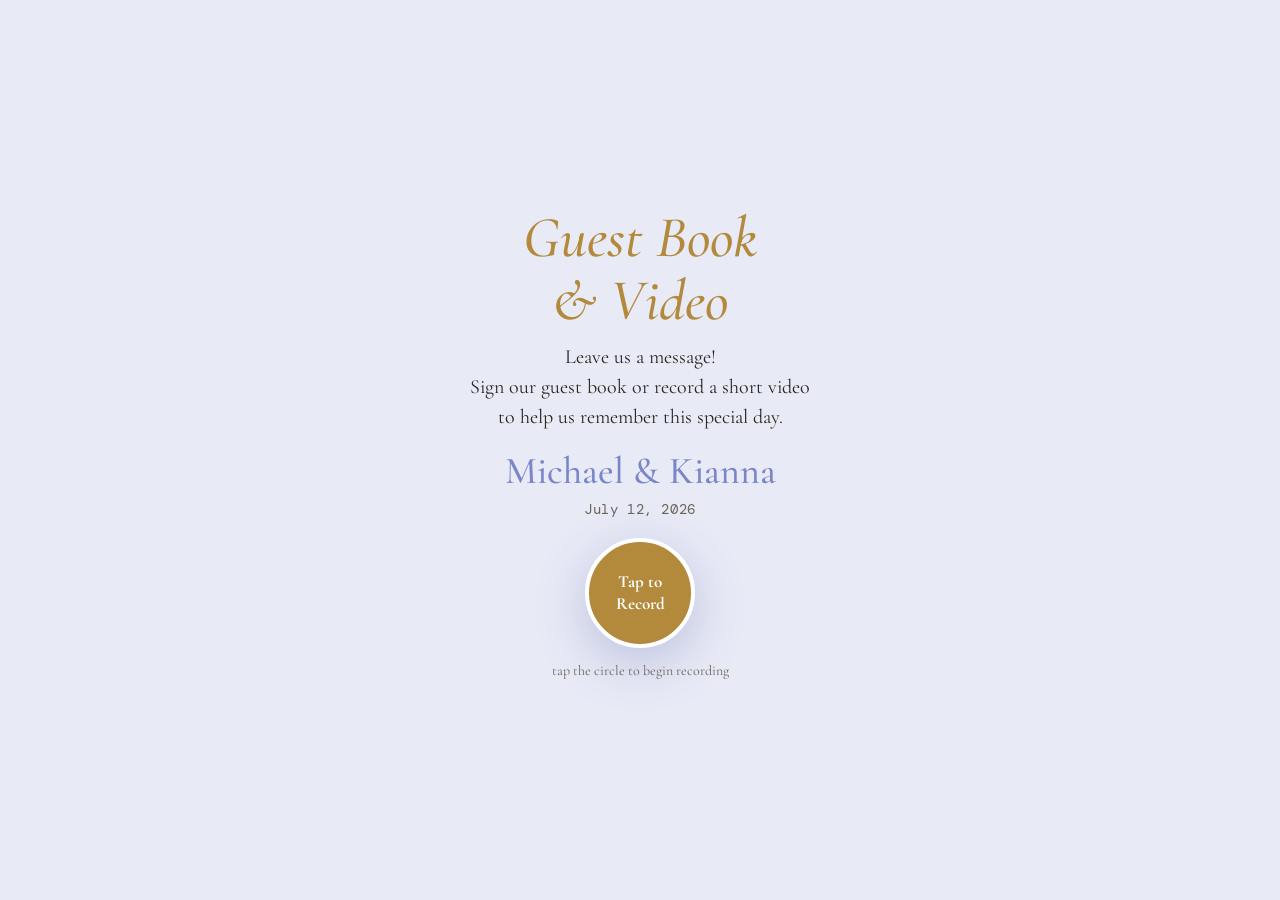
<file: index.html>
<!DOCTYPE html>
<html lang="en">
<head>
<meta charset="UTF-8">
<meta name="viewport" content="width=device-width, initial-scale=1.0, maximum-scale=1.0, user-scalable=no, viewport-fit=cover">
<title>Guest Book &amp; Video</title>
<style>
  @import url('https://fonts.googleapis.com/css2?family=Cormorant+Garamond:ital,wght@0,400;0,500;0,600;0,700;1,400;1,500;1,600&family=DM+Mono:wght@400;500&display=swap');

  :root{
    --peri:#a7b3e0;--peri-dark:#7b86c8;--peri-bg:#e8eaf6;--card:#ffffff;
    --gold:#b3893c;--gold-lt:#d4b06a;
    --ink:#2a2620;--ink-soft:#6b6459;
    --pf:#c2cfef;--pl:#dce3f8;--pd:#8a9ed6;
    --ctr:#dac582;--ctr-d:#b5a064;
    --stm:#8a9a74;--lf:#95a57e;--lf-d:#6e7f5a;
    --red:#b23b3b;
    --font-d:'Cormorant Garamond',Georgia,serif;
    --font-m:'DM Mono',ui-monospace,monospace;
    --shadow:0 4px 24px rgba(123,134,200,.20);
    --shadow-lg:0 14px 50px rgba(80,90,160,.28);
  }

  *{box-sizing:border-box;-webkit-tap-highlight-color:transparent}
  html,body{height:100%;margin:0;overflow:hidden;background:var(--peri-bg);font-family:var(--font-d);color:var(--ink);user-select:none;-webkit-user-select:none}

  #app{position:fixed;inset:0}
  .screen{position:absolute;inset:0;display:flex;flex-direction:column;align-items:center;justify-content:center;transition:opacity .4s ease}
  .screen.hidden{opacity:0;pointer-events:none}

  /* ====== DRIFTING PETALS ====== */
  .drift{position:absolute;pointer-events:none;z-index:2;opacity:0;animation:fl linear infinite}
  @keyframes fl{0%{transform:translate(0,0) rotate(0);opacity:0}10%{opacity:.5}85%{opacity:.3}100%{transform:translate(25px,-380px) rotate(180deg);opacity:0}}

  /* ====== IDLE ====== */
  .idle{background:transparent;text-align:center;padding:0 30px}
  .z2{position:relative;z-index:3;display:flex;flex-direction:column;align-items:center;text-align:center;width:100%}
  .headline{font-family:var(--font-d);font-weight:500;font-style:italic;font-size:clamp(28px,5.5vw,58px);line-height:1.08;color:var(--gold);margin:0 0 10px}
  .tagline{color:var(--ink);font-size:clamp(15px,2.2vw,20px);line-height:1.5;margin:0 auto 16px;max-width:440px;text-align:center}
  .names{font-family:var(--font-d);font-weight:500;font-size:clamp(22px,3.8vw,38px);color:var(--peri-dark);margin:0}
  .date-line{font-family:var(--font-m);color:var(--ink-soft);font-size:14px;letter-spacing:.04em;margin:6px 0 20px}
  .tap-target{width:110px;height:110px;border-radius:50%;background:var(--gold);border:4px solid var(--card);color:var(--card);font-family:var(--font-d);font-weight:700;font-size:17px;display:flex;align-items:center;justify-content:center;text-align:center;line-height:1.3;cursor:pointer;box-shadow:var(--shadow-lg);animation:glow 3s ease-in-out infinite;margin:0 auto}
  .hint{margin-top:14px;color:var(--ink-soft);font-size:14px;position:relative;z-index:3}

  /* ====== RECORD ====== */
  .record{padding:0;background:var(--ink)}
  .prompt-bar{position:absolute;top:0;left:0;right:0;z-index:5;padding:24px 24px 48px;text-align:center;background:linear-gradient(to bottom,var(--peri-dark),rgba(123,134,200,0))}
  .prompt-bar p{font-family:var(--font-d);font-weight:500;font-style:italic;font-size:clamp(21px,3.2vw,30px);color:var(--card);margin:0;text-shadow:0 2px 10px rgba(0,0,0,.25)}
  video#preview{width:100%;height:100%;object-fit:cover}
  .hud{position:absolute;bottom:0;left:0;right:0;z-index:5;padding:30px 22px 44px;display:flex;flex-direction:column;align-items:center;gap:18px;background:linear-gradient(to top,rgba(20,18,14,.88),transparent)}
  .rec-indicator{display:flex;align-items:center;gap:10px;background:rgba(255,255,255,.92);color:var(--ink);padding:7px 16px;border-radius:20px;font-size:15px;font-weight:600;box-shadow:var(--shadow)}
  .rec-indicator .dot{width:10px;height:10px;border-radius:50%;background:var(--red);animation:blink 1s infinite}
  @keyframes blink{0%,100%{opacity:1}50%{opacity:.25}}
  .rec-toggle{width:80px;height:80px;border-radius:50%;background:var(--gold);border:4px solid var(--card);cursor:pointer;position:relative;box-shadow:var(--shadow-lg)}
  .rec-toggle .shape{position:absolute;inset:0;margin:auto;background:var(--card);transition:all .2s ease}
  .rec-toggle:not(.active) .shape{width:0;height:0}
  .rec-toggle.active .shape{width:26px;height:26px;border-radius:6px;background:var(--red)}
  .skip-link{background:none;border:none;color:rgba(255,255,255,.75);font-family:var(--font-d);font-weight:600;font-size:15px;text-decoration:underline;cursor:pointer}

  /* ====== REVIEW ====== */
  .review{background:var(--peri-bg);padding:26px;gap:24px}
  video#playback{width:100%;max-height:66vh;border-radius:26px;background:#000;box-shadow:var(--shadow-lg);border:4px solid var(--card)}
  .review-actions{display:flex;gap:16px;margin-top:22px}
  .btn{font-family:var(--font-d);font-weight:700;font-size:17px;padding:14px 28px;border-radius:999px;cursor:pointer;transition:transform .15s ease}
  .btn.ghost{background:var(--card);border:2px solid var(--peri-dark);color:var(--peri-dark)}
  .btn.solid{background:var(--gold);border:2px solid var(--gold);color:var(--card);box-shadow:var(--shadow)}

  /* ====== THANKS ====== */
  .thanks{background:radial-gradient(ellipse at 50% 30%,var(--card),var(--peri-bg) 72%);text-align:center}
  .thanks h2{font-family:var(--font-d);font-weight:500;font-style:italic;color:var(--gold);font-size:46px;margin:0 0 12px;z-index:3;position:relative}
  .thanks p{color:var(--ink-soft);font-size:18px;z-index:3;position:relative}

  /* ====== ERROR ====== */
  .error{background:var(--peri-bg);text-align:center;padding:0 60px}
  .error h2{font-family:var(--font-d);font-weight:500;color:var(--red);margin-bottom:14px}
  .error p{color:var(--ink);line-height:1.6;max-width:480px}

  /* ====== HOST ====== */
  .host{background:var(--card);color:var(--ink);align-items:stretch;justify-content:flex-start;padding:40px 50px;overflow-y:auto}
  .host h2{font-family:var(--font-d);font-weight:500;color:var(--peri-dark);margin:0 0 4px;font-size:30px}
  .host .sub{color:var(--ink-soft);margin:0 0 24px;font-size:14px;font-family:var(--font-m)}
  .host-actions{display:flex;gap:14px;margin-bottom:24px}
  .host-actions .btn.ghost{border-color:var(--peri-dark);color:var(--peri-dark);background:var(--card)}
  #clipList{display:flex;flex-direction:column;gap:10px}
  .clip-row{display:flex;align-items:center;justify-content:space-between;padding:12px 18px;background:var(--peri-bg);border-radius:14px;font-size:16px;font-weight:600}
  .clip-row a,.clip-row button{font-family:var(--font-d);font-weight:700;font-size:14px;padding:8px 16px;border-radius:999px;cursor:pointer;text-decoration:none;margin-left:8px}
  .clip-row .dl{background:var(--gold);color:var(--card);border:none}
  .clip-row .del{background:transparent;border:2px solid var(--red);color:var(--red)}
  .empty-note{color:var(--ink-soft);font-style:italic}

  #shufflePrompt {
    position: absolute;
    top: 14px;
    right: 16px;
    background: rgba(255,255,255,.18);
    border: 1px solid rgba(255,255,255,.4);
    color: #fff;
    font-family: var(--font-d);
    font-size: 16px;
    padding: 6px 14px;
    border-radius: 999px;
    cursor: pointer;
    letter-spacing: .03em;
    z-index: 10;
  }
  .time-limit {
  color: rgba(255,255,255,.75);
  font-family: var(--font-m);
  font-size: 15px;
  letter-spacing: .06em;
  margin-top: 8px;
}

  #bg-video {
  position: absolute;
  inset: 0;
  width: 100%;
  height: 100%;
  object-fit: cover;
  z-index: 0;
  opacity: .9;
}

@media (max-width: 1080px) and (max-height: 810px) {
  #bg-video {
    object-fit: cover;
    object-position: center bottom;
    height: 100%;
    width: 100%;
  }
  .z2 {
    margin-top: -60px;
  }
  .headline  { font-size: 38px; margin: 0 0 6px; }
  .tagline   { font-size: 15px; margin: 0 auto 10px; }
  .names     { font-size: 26px; }
  .date-line { font-size: 12px; margin: 4px 0 14px; }
  .tap-target{ width: 100px; height: 100px; font-size: 15px; }
  .hint      { margin-top: 8px; font-size: 12px; }
}
  
</style>
</head>
<body>
<div id="app">

  <!-- ====== IDLE ====== -->
<div class="screen idle" id="screen-idle">
  <video autoplay muted loop playsinline id="bg-video" src="flowers_moving.mp4"></video>

    <!-- drifting petals -->
    <div class="drift" style="left:12%;bottom:15%;width:14px;height:18px;animation-duration:17s;animation-delay:0s"><svg viewBox="0 0 14 18"><ellipse cx="7" cy="9" rx="6" ry="8.5" fill="var(--pf)" opacity=".5"/></svg></div>
    <div class="drift" style="left:32%;bottom:10%;width:11px;height:15px;animation-duration:22s;animation-delay:4s"><svg viewBox="0 0 11 15"><ellipse cx="5.5" cy="7.5" rx="5" ry="7" fill="var(--pl)" opacity=".45"/></svg></div>
    <div class="drift" style="left:55%;bottom:18%;width:12px;height:16px;animation-duration:19s;animation-delay:7s"><svg viewBox="0 0 12 16"><ellipse cx="6" cy="8" rx="5.5" ry="7.5" fill="var(--pf)" opacity=".4"/></svg></div>
    <div class="drift" style="left:75%;bottom:8%;width:10px;height:14px;animation-duration:21s;animation-delay:2s"><svg viewBox="0 0 10 14"><ellipse cx="5" cy="7" rx="4.5" ry="6.5" fill="var(--pl)" opacity=".45"/></svg></div>
    <div class="drift" style="left:45%;bottom:22%;width:9px;height:12px;animation-duration:25s;animation-delay:11s"><svg viewBox="0 0 9 12"><ellipse cx="4.5" cy="6" rx="4" ry="5.5" fill="var(--pd)" opacity=".3"/></svg></div>
    <div class="drift" style="left:88%;bottom:12%;width:13px;height:17px;animation-duration:18s;animation-delay:6s"><svg viewBox="0 0 13 17"><ellipse cx="6.5" cy="8.5" rx="5.5" ry="8" fill="var(--pf)" opacity=".42"/></svg></div>
    <div class="drift" style="left:5%;bottom:20%;width:16px;height:20px;animation-duration:15s;animation-delay:3s"><svg viewBox="0 0 16 20"><ellipse cx="8" cy="10" rx="7" ry="9.5" fill="var(--pf)" opacity=".5"/></svg></div>
    <div class="drift" style="left:18%;bottom:8%;width:10px;height:13px;animation-duration:20s;animation-delay:8s"><svg viewBox="0 0 10 13"><ellipse cx="5" cy="6.5" rx="4.5" ry="6" fill="var(--pl)" opacity=".4"/></svg></div>
    <div class="drift" style="left:25%;bottom:25%;width:13px;height:17px;animation-duration:23s;animation-delay:1s"><svg viewBox="0 0 13 17"><ellipse cx="6.5" cy="8.5" rx="5.5" ry="8" fill="var(--pd)" opacity=".35"/></svg></div>
    <div class="drift" style="left:40%;bottom:5%;width:11px;height:14px;animation-duration:18s;animation-delay:14s"><svg viewBox="0 0 11 14"><ellipse cx="5.5" cy="7" rx="5" ry="6.5" fill="var(--pf)" opacity=".45"/></svg></div>
    <div class="drift" style="left:52%;bottom:30%;width:15px;height:19px;animation-duration:21s;animation-delay:5s"><svg viewBox="0 0 15 19"><ellipse cx="7.5" cy="9.5" rx="6.5" ry="9" fill="var(--pl)" opacity=".4"/></svg></div>
    <div class="drift" style="left:62%;bottom:12%;width:9px;height:12px;animation-duration:16s;animation-delay:9s"><svg viewBox="0 0 9 12"><ellipse cx="4.5" cy="6" rx="4" ry="5.5" fill="var(--pf)" opacity=".5"/></svg></div>
    <div class="drift" style="left:70%;bottom:22%;width:14px;height:18px;animation-duration:24s;animation-delay:2s"><svg viewBox="0 0 14 18"><ellipse cx="7" cy="9" rx="6" ry="8.5" fill="var(--pd)" opacity=".38"/></svg></div>
    <div class="drift" style="left:80%;bottom:6%;width:12px;height:15px;animation-duration:19s;animation-delay:7s"><svg viewBox="0 0 12 15"><ellipse cx="6" cy="7.5" rx="5.5" ry="7" fill="var(--pl)" opacity=".42"/></svg></div>
    <div class="drift" style="left:92%;bottom:18%;width:10px;height:13px;animation-duration:22s;animation-delay:11s"><svg viewBox="0 0 10 13"><ellipse cx="5" cy="6.5" rx="4.5" ry="6" fill="var(--pf)" opacity=".48"/></svg></div>
    <div class="drift" style="left:35%;bottom:15%;width:8px;height:11px;animation-duration:26s;animation-delay:16s"><svg viewBox="0 0 8 11"><ellipse cx="4" cy="5.5" rx="3.5" ry="5" fill="var(--pl)" opacity=".35"/></svg></div>
    <div class="drift" style="left:58%;bottom:28%;width:16px;height:21px;animation-duration:17s;animation-delay:13s"><svg viewBox="0 0 16 21"><ellipse cx="8" cy="10.5" rx="7" ry="10" fill="var(--pf)" opacity=".45"/></svg></div>
    <div class="drift" style="left:85%;bottom:35%;width:11px;height:14px;animation-duration:20s;animation-delay:4s"><svg viewBox="0 0 11 14"><ellipse cx="5.5" cy="7" rx="5" ry="6.5" fill="var(--pd)" opacity=".4"/></svg></div>
    <!-- main content -->
    <div class="z2">
      <h1 class="headline" id="hostTrigger">Guest Book<br>&amp; Video</h1>
      <p class="tagline">Leave us a message!<br>Sign our guest book or record a short video<br>to help us remember this special day.</p>
      <p class="names" id="namesDisplay"></p>
      <p class="date-line" id="dateDisplay"></p>
      <div class="tap-target" id="startBtn">Tap to<br>Record</div>
    </div>
    <p class="hint">tap the circle to begin recording</p>
  </div>

  <!-- ====== RECORD ====== -->
  <div class="screen record hidden" id="screen-record">
    <div class="prompt-bar">
      <p id="promptText"></p>
      <div class="time-limit">⏱ 1 minute max</div>
      <button id="shufflePrompt">✦ New Prompt </button>
    </div>
    <video id="preview" autoplay playsinline muted></video>
    <div class="hud">
      <div class="rec-indicator hidden" id="recIndicator"><span class="dot"></span><span class="mono" style="font-family:var(--font-m)" id="timer">00:00</span></div>
      <button class="rec-toggle" id="recordToggle"><span class="shape"></span></button>
      <button class="skip-link" id="cancelRecord">cancel and go back</button>
    </div>
  </div>

  <!-- ====== REVIEW ====== -->
  <div class="screen review hidden" id="screen-review">
    <video id="playback" controls playsinline></video>
    <div class="review-actions">
      <button class="btn ghost" id="retakeBtn">Record again</button>
      <button class="btn solid" id="saveBtn">Save this message</button>
    </div>
  </div>

  <!-- ====== THANKS ====== -->
  <div class="screen thanks hidden" id="screen-thanks">
    <h2>Thank you!</h2>
    <p>Your message has been added to the guestbook.</p>
  </div>

  <!-- ====== ERROR ====== -->
  <div class="screen error hidden" id="screen-error">
    <h2>Camera access needed</h2>
    <p id="errorText">This guestbook needs camera and microphone access. Please allow access when prompted, or check Settings → Safari → Camera/Microphone on this iPad.</p>
    <button class="btn solid" style="margin-top:20px" id="retryBtn">Try again</button>
  </div>

  <!-- ====== HOST ====== -->
  <div class="screen host hidden" id="screen-host">
    <h2>Host Gallery</h2>
    <p class="sub" id="hostSub">0 messages recorded this session</p>
    <div class="host-actions">
      <button class="btn solid" id="downloadAllBtn">Download all</button>
      <button class="btn ghost" id="closeHostBtn">Back to guestbook</button>
    </div>
    <div id="clipList"></div>
  </div>
</div>

<script>
const CONFIG={names:"Michael & Kianna",date:"July 12, 2026",maxSeconds:60,prompts:["What's your favorite memory with us?","Any advice for a long, happy marriage?","Tell us a wish for our future together.","Where should we go on our next big adventure?","Sum up tonight in one word — then explain why.","What was your first impression of us as a couple?","Leave us a toast, big or small.","Tell us your favorite inside joke with us.","What do you hope for us in the next ten years?","Say whatever's in your heart right now."]};
document.getElementById('namesDisplay').textContent=CONFIG.names;
document.getElementById('dateDisplay').textContent=CONFIG.date;

let stream=null,mediaRecorder=null,chunks=[],currentBlob=null,mimeType='video/webm',lastPromptIndex=-1,recording=false,timerInterval=null,autoStopTimeout=null,elapsed=0;
const clips=[];
const screens={idle:document.getElementById('screen-idle'),record:document.getElementById('screen-record'),review:document.getElementById('screen-review'),thanks:document.getElementById('screen-thanks'),error:document.getElementById('screen-error'),host:document.getElementById('screen-host')};
function show(n){
  Object.values(screens).forEach(s=>s.classList.add('hidden'));
  screens[n].classList.remove('hidden');
  
  // Restart background video when returning to idle
  if(n === 'idle') {
    const bgVideo = document.getElementById('bg-video');
    if(bgVideo) {
      bgVideo.currentTime = 0;
      bgVideo.play();
    }
  }
}
async function ensureStream(){
  if(stream)return true;
  try{stream=await navigator.mediaDevices.getUserMedia({video:{facingMode:'user',width:{ideal:1280},height:{ideal:720}},audio:true});document.getElementById('preview').srcObject=stream;
  if(MediaRecorder.isTypeSupported('video/mp4'))mimeType='video/mp4';else if(MediaRecorder.isTypeSupported('video/webm;codecs=vp9,opus'))mimeType='video/webm;codecs=vp9,opus';else mimeType='video/webm';return true}
  catch(e){document.getElementById('errorText').textContent='Camera or microphone access was blocked. Please allow access when prompted, or check Settings \u2192 Safari \u2192 Camera/Microphone. ('+e.name+')';show('error');return false}
}
document.getElementById('startBtn').addEventListener('click',async()=>{if(await ensureStream())startRecordScreen()});
document.getElementById('retryBtn').addEventListener('click',async()=>{if(await ensureStream())show('idle')});

function pickPrompt(){let i;do{i=Math.floor(Math.random()*CONFIG.prompts.length)}while(CONFIG.prompts.length>1&&i===lastPromptIndex);lastPromptIndex=i;return CONFIG.prompts[i]}
function startRecordScreen(){
  document.getElementById('promptText').textContent=pickPrompt();
  document.getElementById('recIndicator').classList.add('hidden');
  document.getElementById('recordToggle').classList.remove('active');
  recording=false;
  elapsed=0;
  document.getElementById('timer').textContent='00:00';
  
  // Reset the preview video element so it's not frozen
  const preview = document.getElementById('preview');
  preview.srcObject = null;
  preview.srcObject = stream;
  
  show('record');
} 

document.getElementById('shufflePrompt').addEventListener('click', () => {
document.getElementById('promptText').textContent = pickPrompt();
});

document.getElementById('cancelRecord').addEventListener('click',()=>{if(recording)stopRecording(true);show('idle')});
document.getElementById('recordToggle').addEventListener('click',()=>{if(!recording)startRecording();else stopRecording(false)});

function startRecording(){chunks=[];try{mediaRecorder=new MediaRecorder(stream,{mimeType})}catch(e){mediaRecorder=new MediaRecorder(stream)}mediaRecorder.ondataavailable=e=>{if(e.data.size>0)chunks.push(e.data)};mediaRecorder.onstop=handleRecordingStop;mediaRecorder.start();recording=true;elapsed=0;document.getElementById('recIndicator').classList.remove('hidden');document.getElementById('recordToggle').classList.add('active');updateTimer();timerInterval=setInterval(updateTimer,1000);autoStopTimeout=setTimeout(()=>stopRecording(false),CONFIG.maxSeconds*1000)}
function updateTimer(){const m=String(Math.floor(elapsed/60)).padStart(2,'0'),s=String(elapsed%60).padStart(2,'0');document.getElementById('timer').textContent=m+':'+s;elapsed++}
function stopRecording(discard){clearInterval(timerInterval);clearTimeout(autoStopTimeout);recording=false;if(mediaRecorder&&mediaRecorder.state!=='inactive'){if(discard)mediaRecorder.onstop=()=>{};mediaRecorder.stop()}}
function handleRecordingStop(){
  if(!chunks.length)return;
  currentBlob=new Blob(chunks,{type:mimeType});
  document.getElementById('playback').src=URL.createObjectURL(currentBlob);
  
  // Reset chunks so next recording starts clean
  chunks=[];
  
  show('review');
}
document.getElementById('retakeBtn').addEventListener('click',()=>{currentBlob=null;startRecordScreen()});

const SUPABASE_URL = 'https://tnegqlitzkkjpngobvtd.supabase.co';
const SUPABASE_ANON_KEY = 'eyJhbGciOiJIUzI1NiIsInR5cCI6IkpXVCJ9.eyJpc3MiOiJzdXBhYmFzZSIsInJlZiI6InRuZWdxbGl0emtranBuZ29idnRkIiwicm9sZSI6ImFub24iLCJpYXQiOjE3ODI5MzAwOTksImV4cCI6MjA5ODUwNjA5OX0.7xMgdz-AbgnN3tUwXfUGybt1q3E4QeKWOsEvWw2oKd4';

async function uploadToSupabase(blob, filename) {
  const res = await fetch(
    `${SUPABASE_URL}/storage/v1/object/videos/${filename}`,
    {
      method: 'POST',
      headers: {
        'Authorization': `Bearer ${SUPABASE_ANON_KEY}`,
        'Content-Type': blob.type,
        'x-upsert': 'false'
      },
      body: blob
    }
  );
  if (!res.ok) {
    const err = await res.text();
    throw new Error(`Upload failed: ${err}`);
  }
  return `${SUPABASE_URL}/storage/v1/object/public/videos/${filename}`;
}

document.getElementById('saveBtn').addEventListener('click', async () => {
  const ext = mimeType.includes('mp4') ? 'mp4' : 'webm';
  const when = new Date();
  const stamp = when.toISOString().replace(/[:.]/g, '-');

  let guestName = prompt("Please enter your name:") || "Guest";
  guestName = guestName.trim() || "Guest";
  const safeName = guestName.replace(/[^a-z0-9]/gi, "_");
  const filename = `${safeName}-${stamp}.${ext}`;

  const saveBtn = document.getElementById('saveBtn');
  saveBtn.textContent = 'Uploading…';
  saveBtn.disabled = true;

  try {
    const publicUrl = await uploadToSupabase(currentBlob, filename);
    clips.push({
      id: clips.length + 1,
      filename,
      when: when.toLocaleString(),
      url: publicUrl,
      guest: guestName
    });
    currentBlob = null;
    show('thanks');
    setTimeout(() => show('idle'), 2600);
  } catch (err) {
    alert('Upload failed — please check your connection and try again.\n\n' + err.message);
    console.error(err);
  } finally {
    saveBtn.textContent = 'Save this message';
    saveBtn.disabled = false;
  }
});
  
let pressTimer=null;const hostTrigger=document.getElementById('hostTrigger');
['mousedown','touchstart'].forEach(e=>{hostTrigger.addEventListener(e,()=>{pressTimer=setTimeout(openHost,1400)})});
['mouseup','mouseleave','touchend','touchcancel'].forEach(e=>{hostTrigger.addEventListener(e,()=>clearTimeout(pressTimer))});
function openHost(){renderHostList();show('host')}
document.getElementById('closeHostBtn').addEventListener('click',()=>show('idle'));

function renderHostList(){const list=document.getElementById('clipList'),sub=document.getElementById('hostSub');sub.textContent=clips.length+(clips.length===1?' message':' messages')+' recorded this session';list.innerHTML='';if(!clips.length){list.innerHTML='<p class="empty-note">No messages saved yet.</p>';return}clips.forEach(clip=>{const row=document.createElement('div');row.className='clip-row';row.innerHTML='<span>#'+clip.id+' \u00b7 '+clip.when+'</span><span><a class="dl" download="'+clip.filename+'" href="'+clip.url+'">Download</a><button class="del" data-id="'+clip.id+'">Delete</button></span>';list.appendChild(row)});list.querySelectorAll('.del').forEach(btn=>{btn.addEventListener('click',()=>{const idx=clips.findIndex(c=>c.id===Number(btn.dataset.id));if(idx>-1)clips.splice(idx,1);renderHostList()})})}
document.getElementById('downloadAllBtn').addEventListener('click',()=>{document.querySelectorAll('#clipList a.dl').forEach((a,i)=>setTimeout(()=>a.click(),i*500))});
window.addEventListener('beforeunload',e=>{if(clips.length>0){e.preventDefault();e.returnValue=''}});
  
</script>
</body>
</html>
</file>
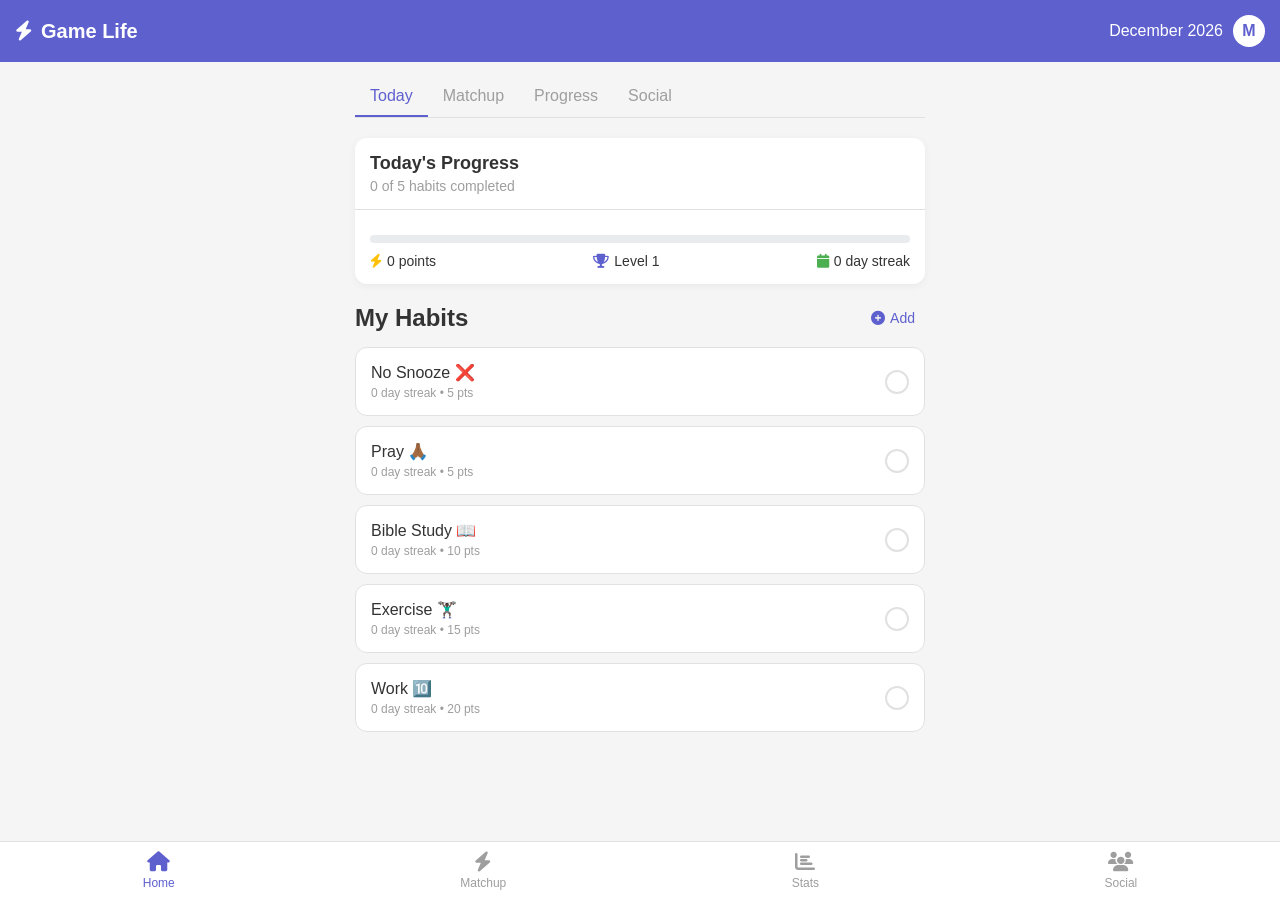
<file: gamelife.html>
<!DOCTYPE html>
<html lang="en">
<head>
    <meta charset="UTF-8">
    <meta name="viewport" content="width=device-width, initial-scale=1.0, maximum-scale=1.0, user-scalable=no">
    <meta name="apple-mobile-web-app-capable" content="yes">
    <meta name="apple-mobile-web-app-status-bar-style" content="black-translucent">
    <title>Game Life</title>
    <link rel="stylesheet" href="https://cdnjs.cloudflare.com/ajax/libs/font-awesome/6.4.0/css/all.min.css">
    <style>
        * {
            box-sizing: border-box;
            margin: 0;
            padding: 0;
            font-family: -apple-system, BlinkMacSystemFont, 'Segoe UI', Roboto, Helvetica, Arial, sans-serif;
        }
        
        :root {
            --accent-color: #5E60CE;
            --text-color: #333;
            --background-color: #f5f5f5;
            --card-color: #fff;
            --border-color: #e1e1e1;
            --green-color: #4CAF50;
            --red-color: #F44336;
            --yellow-color: #FFC107;
            --gray-color: #9E9E9E;
        }
        
        body {
            background-color: var(--background-color);
            color: var(--text-color);
            min-height: 100vh;
            display: flex;
            flex-direction: column;
        }
        
        header {
            background-color: var(--accent-color);
            color: white;
            padding: 15px;
            display: flex;
            justify-content: space-between;
            align-items: center;
            position: sticky;
            top: 0;
            z-index: 100;
        }
        
        .logo {
            display: flex;
            align-items: center;
            gap: 8px;
            font-weight: bold;
            font-size: 1.25rem;
        }
        
        .user-info {
            display: flex;
            align-items: center;
            gap: 10px;
        }
        
        .month-badge {
            background-color: rgba(255, 255, 255, 0.2);
            padding: 4px 8px;
            border-radius: 12px;
            font-size: 0.75rem;
        }
        
        .avatar {
            width: 32px;
            height: 32px;
            border-radius: 50%;
            background-color: #fff;
            display: flex;
            align-items: center;
            justify-content: center;
            color: var(--accent-color);
            font-weight: bold;
        }
        
        main {
            flex: 1;
            padding: 15px;
            max-width: 600px;
            margin: 0 auto;
            width: 100%;
            margin-bottom: 60px;
        }
        
        .nav-tabs {
            display: flex;
            border-bottom: 1px solid var(--border-color);
            margin-bottom: 20px;
            overflow-x: auto;
            scrollbar-width: none;
        }
        
        .nav-tabs::-webkit-scrollbar {
            display: none;
        }
        
        .nav-tab {
            padding: 10px 15px;
            cursor: pointer;
            font-weight: 500;
            color: var(--gray-color);
            white-space: nowrap;
            border-bottom: 2px solid transparent;
        }
        
        .nav-tab.active {
            color: var(--accent-color);
            border-bottom: 2px solid var(--accent-color);
        }
        
        .tab-content {
            display: none;
        }
        
        .tab-content.active {
            display: block;
        }
        
        .card {
            background-color: var(--card-color);
            border-radius: 12px;
            box-shadow: 0 2px 8px rgba(0, 0, 0, 0.05);
            margin-bottom: 20px;
            overflow: hidden;
        }
        
        .card-header {
            padding: 15px;
            border-bottom: 1px solid var(--border-color);
        }
        
        .card-title {
            font-size: 1.125rem;
            font-weight: bold;
            margin-bottom: 4px;
        }
        
        .card-subtitle {
            font-size: 0.875rem;
            color: var(--gray-color);
        }
        
        .card-content {
            padding: 15px;
        }
        
        .progress-container {
            height: 8px;
            background-color: #e9ecef;
            border-radius: 4px;
            margin: 10px 0;
            overflow: hidden;
        }
        
        .progress-bar {
            height: 100%;
            background-color: var(--accent-color);
            border-radius: 4px;
            transition: width 0.3s ease;
        }
        
        .stats-row {
            display: flex;
            justify-content: space-between;
            margin-top: 10px;
        }
        
        .stat-item {
            display: flex;
            align-items: center;
            gap: 5px;
            font-size: 0.875rem;
        }
        
        .text-yellow {
            color: var(--yellow-color);
        }
        
        .text-purple {
            color: var(--accent-color);
        }
        
        .text-green {
            color: var(--green-color);
        }
        
        .section-header {
            display: flex;
            justify-content: space-between;
            align-items: center;
            margin-bottom: 15px;
        }
        
        .add-btn {
            display: flex;
            align-items: center;
            gap: 5px;
            padding: 5px 10px;
            border-radius: 8px;
            background-color: transparent;
            color: var(--accent-color);
            border: none;
            cursor: pointer;
            font-size: 0.875rem;
        }
        
        .habit-item {
            display: flex;
            justify-content: space-between;
            align-items: center;
            padding: 15px;
            border: 1px solid var(--border-color);
            border-radius: 12px;
            margin-bottom: 10px;
            cursor: pointer;
            transition: background-color 0.2s;
            background-color: var(--card-color);
        }
        
        .habit-item.completed {
            background-color: rgba(76, 175, 80, 0.1);
            border-color: rgba(76, 175, 80, 0.2);
        }
        
        .habit-info {
            display: flex;
            flex-direction: column;
        }
        
        .habit-title {
            font-weight: 500;
            margin-bottom: 4px;
        }
        
        .habit-meta {
            font-size: 0.75rem;
            color: var(--gray-color);
        }
        
        .habit-check {
            width: 24px;
            height: 24px;
            border-radius: 50%;
            border: 2px solid var(--border-color);
            display: flex;
            align-items: center;
            justify-content: center;
            color: white;
        }
        
        .habit-item.completed .habit-check {
            background-color: var(--green-color);
            border-color: var(--green-color);
        }
        
        nav {
            position: fixed;
            bottom: 0;
            left: 0;
            right: 0;
            background-color: white;
            display: flex;
            justify-content: space-around;
            padding: 10px 0;
            border-top: 1px solid var(--border-color);
        }
        
        .nav-item {
            display: flex;
            flex-direction: column;
            align-items: center;
            color: var(--gray-color);
            text-decoration: none;
            font-size: 0.75rem;
        }
        
        .nav-item.active {
            color: var(--accent-color);
        }
        
        .nav-item i {
            font-size: 1.25rem;
            margin-bottom: 4px;
        }
        
        /* Modal Styles */
        .modal {
            position: fixed;
            top: 0;
            left: 0;
            right: 0;
            bottom: 0;
            background-color: rgba(0, 0, 0, 0.5);
            display: flex;
            align-items: center;
            justify-content: center;
            z-index: 1000;
            display: none;
        }
        
        .modal.active {
            display: flex;
        }
        
        .modal-content {
            background-color: white;
            border-radius: 12px;
            width: 90%;
            max-width: 500px;
            max-height: 90vh;
            overflow-y: auto;
        }
        
        .modal-header {
            padding: 15px;
            border-bottom: 1px solid var(--border-color);
            display: flex;
            justify-content: space-between;
            align-items: center;
        }
        
        .modal-close {
            background: none;
            border: none;
            font-size: 1.25rem;
            cursor: pointer;
        }
        
        .modal-body {
            padding: 15px;
        }
        
        .form-group {
            margin-bottom: 15px;
        }
        
        .form-label {
            display: block;
            margin-bottom: 5px;
            font-weight: 500;
        }
        
        .form-input {
            width: 100%;
            padding: 10px;
            border: 1px solid var(--border-color);
            border-radius: 8px;
            font-size: 1rem;
        }
        
        .form-select {
            width: 100%;
            padding: 10px;
            border: 1px solid var(--border-color);
            border-radius: 8px;
            font-size: 1rem;
            background-color: white;
        }
        
        .form-buttons {
            display: flex;
            justify-content: flex-end;
            gap: 10px;
            margin-top: 20px;
        }
        
        .form-button {
            padding: 10px 15px;
            border-radius: 8px;
            border: none;
            cursor: pointer;
            font-weight: 500;
        }
        
        .form-button-cancel {
            background-color: #f1f1f1;
        }
        
        .form-button-save {
            background-color: var(--accent-color);
            color: white;
        }
        
        /* Placeholder style for tabs that aren't implemented yet */
        .coming-soon {
            text-align: center;
            padding: 40px 20px;
            color: var(--gray-color);
        }
        
        .coming-soon i {
            font-size: 3rem;
            margin-bottom: 20px;
            color: var(--accent-color);
        }
    </style>
</head>
<body>
    <header>
        <div class="logo">
            <i class="fas fa-bolt"></i>
            <span>Game Life</span>
        </div>
        <div class="user-info">
            <span class="season-badge" id="month-year-badge">Month YYYY</span>
            <div class="avatar" id="currentUserAvatar">M</div>
        </div>
    </header>

    <main>
        <div class="nav-tabs">
            <div class="nav-tab active" data-tab="today">Today</div>
            <div class="nav-tab" data-tab="matchup">Matchup</div>
            <div class="nav-tab" data-tab="progress">Progress</div>
            <div class="nav-tab" data-tab="social">Social</div>
        </div>

        <!-- Today Tab -->
        <div class="tab-content active" id="today-tab">
            <div class="card">
                <div class="card-header">
                    <div class="card-title">Today's Progress</div>
                    <div class="card-subtitle" id="habits-completion">0 of 0 habits completed</div>
                </div>
                <div class="card-content">
                    <div class="progress-container">
                        <div class="progress-bar" id="habits-progress-bar" style="width: 0%"></div>
                    </div>
                    <div class="stats-row">
                        <div class="stat-item">
                            <i class="fas fa-bolt text-yellow"></i>
                            <span id="user-points">0 points</span>
                        </div>
                        <div class="stat-item">
                            <i class="fas fa-trophy text-purple"></i>
                            <span id="user-level">Level 1</span>
                        </div>
                        <div class="stat-item">
                            <i class="fas fa-calendar text-green"></i>
                            <span id="user-streak">0 day streak</span>
                        </div>
                    </div>
                </div>
            </div>

            <div class="section-header">
                <h2>My Habits</h2>
                <button class="add-btn" id="add-habit-btn">
                    <i class="fas fa-plus-circle"></i>
                    <span>Add</span>
                </button>
            </div>

            <div id="habits-list">
                <!-- Habits will be added here dynamically -->
            </div>
        </div>

        <!-- Matchup Tab -->
        <div class="tab-content" id="matchup-tab">
            <div class="coming-soon">
                <i class="fas fa-trophy"></i>
                <h2>Matchup Coming Soon</h2>
                <p>Battle against your friends to see who can keep up with their habits better!</p>
            </div>
        </div>

        <!-- Progress Tab -->
        <div class="tab-content" id="progress-tab">
            <div class="coming-soon">
                <i class="fas fa-chart-line"></i>
                <h2>Progress Tracking Coming Soon</h2>
                <p>See your habit streaks and achievements over time!</p>
            </div>
        </div>

        <!-- Social Tab -->
        <div class="tab-content" id="social-tab">
            <div class="coming-soon">
                <i class="fas fa-users"></i>
                <h2>Social Features Coming Soon</h2>
                <p>Connect with friends and see their progress!</p>
            </div>
        </div>
    </main>

    <nav>
        <a href="#" class="nav-item active" data-tab="today">
            <i class="fas fa-home"></i>
            <span>Home</span>
        </a>
        <a href="#" class="nav-item" data-tab="matchup">
            <i class="fas fa-bolt"></i>
            <span>Matchup</span>
        </a>
        <a href="#" class="nav-item" data-tab="progress">
            <i class="fas fa-chart-bar"></i>
            <span>Stats</span>
        </a>
        <a href="#" class="nav-item" data-tab="social">
            <i class="fas fa-users"></i>
            <span>Social</span>
        </a>
    </nav>

    <!-- Add Habit Modal -->
    <div class="modal" id="add-habit-modal">
        <div class="modal-content">
            <div class="modal-header">
                <h3>Add New Habit</h3>
                <button class="modal-close" id="close-modal">&times;</button>
            </div>
            <div class="modal-body">
                <form id="add-habit-form">
                    <div class="form-group">
                        <label class="form-label">Habit Name</label>
                        <input type="text" class="form-input" id="habit-name" placeholder="e.g., No Snooze ❌" required>
                    </div>
                    <div class="form-group">
                        <label class="form-label">Category</label>
                        <select class="form-select" id="habit-category">
                            <option value="morning">Morning Routine</option>
                            <option value="health">Health & Fitness</option>
                            <option value="productivity">Productivity</option>
                            <option value="spiritual">Spiritual</option>
                            <option value="growth">Personal Growth</option>
                            <option value="evening">Evening Routine</option>
                        </select>
                    </div>
                    <div class="form-group">
                        <label class="form-label">Points</label>
                        <select class="form-select" id="habit-points">
                            <option value="5">5 - Easy habit</option>
                            <option value="10" selected>10 - Normal habit</option>
                            <option value="15">15 - Challenging habit</option>
                            <option value="20">20 - Hard habit</option>
                        </select>
                    </div>
                    <div class="form-buttons">
                        <button type="button" class="form-button form-button-cancel" id="cancel-add-habit">Cancel</button>
                        <button type="submit" class="form-button form-button-save">Save Habit</button>
                    </div>
                </form>
            </div>
        </div>
    </div>

    <script>
        // Local Storage Keys
        const USERS_KEY = 'gamelife_users';
        const HABITS_KEY = 'gamelife_habits';
        const CURRENT_USER_KEY = 'gamelife_current_user';
        const LAST_RESET_KEY = 'gamelife_last_reset';
        
        // Initialize or get data from local storage
        let currentUser = JSON.parse(localStorage.getItem(CURRENT_USER_KEY)) || {
            id: 1,
            name: 'Michael',
            avatar: 'M',
            level: 1,
            points: 0,
            streakDays: 0
        };
        
        let habits = JSON.parse(localStorage.getItem(HABITS_KEY)) || [
            { id: 1, title: 'No Snooze ❌', completed: false, category: 'morning', streak: 0, points: 5 },
            { id: 2, title: 'Pray 🙏🏾', completed: false, category: 'spiritual', streak: 0, points: 5 },
            { id: 3, title: 'Bible Study 📖', completed: false, category: 'spiritual', streak: 0, points: 10 },
            { id: 4, title: 'Exercise 🏋🏿‍♂️', completed: false, category: 'health', streak: 0, points: 15 },
            { id: 5, title: 'Work 🔟', completed: false, category: 'productivity', streak: 0, points: 20 }
        ];
        
        // Update local storage
        function updateStorage() {
            localStorage.setItem(HABITS_KEY, JSON.stringify(habits));
            localStorage.setItem(CURRENT_USER_KEY, JSON.stringify(currentUser));
        }
        
        // Toggle habit completion
        function toggleHabit(id) {
            const habit = habits.find(h => h.id === id);
            if (habit) {
                habit.completed = !habit.completed;
                
                // Update points
                if (habit.completed) {
                    currentUser.points += habit.points;
                } else {
                    currentUser.points -= habit.points;
                }
                
                // Update level based on points
                currentUser.level = Math.floor(currentUser.points / 100) + 1;
                
                updateStorage();
                renderUI();
            }
        }
        
        // Add new habit
        function addHabit(title, category, points) {
            const newId = habits.length > 0 ? Math.max(...habits.map(h => h.id)) + 1 : 1;
            
            habits.push({
                id: newId,
                title: title,
                completed: false,
                category: category,
                streak: 0,
                points: parseInt(points)
            });
            
            updateStorage();
            renderUI();
        }
        
        // Render the user interface
        function renderUI() {
            // Update current user avatar
            document.getElementById('currentUserAvatar').textContent = currentUser.avatar;
            
            // Update Today tab
            const completedHabits = habits.filter(h => h.completed).length;
            const completionPercentage = habits.length > 0 ? (completedHabits / habits.length) * 100 : 0;
            
            document.getElementById('habits-completion').textContent = `${completedHabits} of ${habits.length} habits completed`;
            document.getElementById('habits-progress-bar').style.width = `${completionPercentage}%`;
            document.getElementById('user-points').textContent = `${currentUser.points} points`;
            document.getElementById('user-level').textContent = `Level ${currentUser.level}`;
            document.getElementById('user-streak').textContent = `${currentUser.streakDays} day streak`;
            
            // Render habits list
            const habitsList = document.getElementById('habits-list');
            habitsList.innerHTML = '';
            
            habits.forEach(habit => {
                const habitElement = document.createElement('div');
                habitElement.className = `habit-item ${habit.completed ? 'completed' : ''}`;
                habitElement.onclick = () => toggleHabit(habit.id);
                
                habitElement.innerHTML = `
                    <div class="habit-info">
                        <div class="habit-title">${habit.title}</div>
                        <div class="habit-meta">${habit.streak} day streak • ${habit.points} pts</div>
                    </div>
                    <div class="habit-check">
                        ${habit.completed ? '<i class="fas fa-check"></i>' : ''}
                    </div>
                `;
                
                habitsList.appendChild(habitElement);
            });
        }
        
        // Tab navigation
        function setupTabs() {
            const tabTriggers = document.querySelectorAll('.nav-tab, .nav-item');
            const tabContents = document.querySelectorAll('.tab-content');
            
            tabTriggers.forEach(trigger => {
                trigger.addEventListener('click', () => {
                    const tabName = trigger.getAttribute('data-tab');
                    
                    // Update active tab trigger
                    document.querySelectorAll('.nav-tab').forEach(tab => {
                        tab.classList.remove('active');
                        if (tab.getAttribute('data-tab') === tabName) {
                            tab.classList.add('active');
                        }
                    });
                    
                    // Update active nav item
                    document.querySelectorAll('.nav-item').forEach(item => {
                        item.classList.remove('active');
                        if (item.getAttribute('data-tab') === tabName) {
                            item.classList.add('active');
                        }
                    });
                    
                    // Show active tab content
                    tabContents.forEach(content => {
                        content.classList.remove('active');
                        if (content.id === `${tabName}-tab`) {
                            content.classList.add('active');
                        }
                    });
                });
            });
        }
        
        // Modal functionality
        function setupModal() {
            const addHabitBtn = document.getElementById('add-habit-btn');
            const closeModalBtn = document.getElementById('close-modal');
            const cancelBtn = document.getElementById('cancel-add-habit');
            const modal = document.getElementById('add-habit-modal');
            const form = document.getElementById('add-habit-form');
            
            addHabitBtn.addEventListener('click', () => {
                modal.classList.add('active');
            });
            
            closeModalBtn.addEventListener('click', () => {
                modal.classList.remove('active');
            });
            
            cancelBtn.addEventListener('click', () => {
                modal.classList.remove('active');
            });
            
            form.addEventListener('submit', (e) => {
                e.preventDefault();
                
                const title = document.getElementById('habit-name').value;
                const category = document.getElementById('habit-category').value;
                const points = document.getElementById('habit-points').value;
                
                addHabit(title, category, points);
                modal.classList.remove('active');
                form.reset();
            });
        }
        
        // Reset habits daily
        function checkForReset() {
            const lastResetDate = localStorage.getItem(LAST_RESET_KEY);
            const today = new Date().toDateString();
            
            if (lastResetDate !== today) {
                // Reset habit completion status
                habits.forEach(habit => {
                    // If the habit was completed yesterday, increase streak
                    if (habit.completed) {
                        habit.streak += 1;
                        // If the user completed all habits yesterday, increase streak days
                        if (habits.every(h => h.completed)) {
                            currentUser.streakDays += 1;
                        }
                    } else {
                        // Reset streak if not completed
                        habit.streak = 0;
                    }
                    
                    habit.completed = false;
                });
                
                localStorage.setItem(LAST_RESET_KEY, today);
                updateStorage();
            }
        }
        
        // Update month-year badge
        function updateMonthYearBadge() {
            const monthNames = ["January", "February", "March", "April", "May", "June",
                "July", "August", "September", "October", "November", "December"];
            
            const currentDate = new Date();
            const month = monthNames[currentDate.getMonth()];
            const year = currentDate.getFullYear();
            
            document.getElementById('month-year-badge').textContent = `${month} ${year}`;
        }

        // Initialize app
        function initApp() {
            updateMonthYearBadge();
            setupTabs();
            setupModal();
            checkForReset();
            renderUI();
        }
        
        // Run app initialization when DOM is loaded
        document.addEventListener('DOMContentLoaded', initApp);
    </script>
</body>
</html>
</file>
